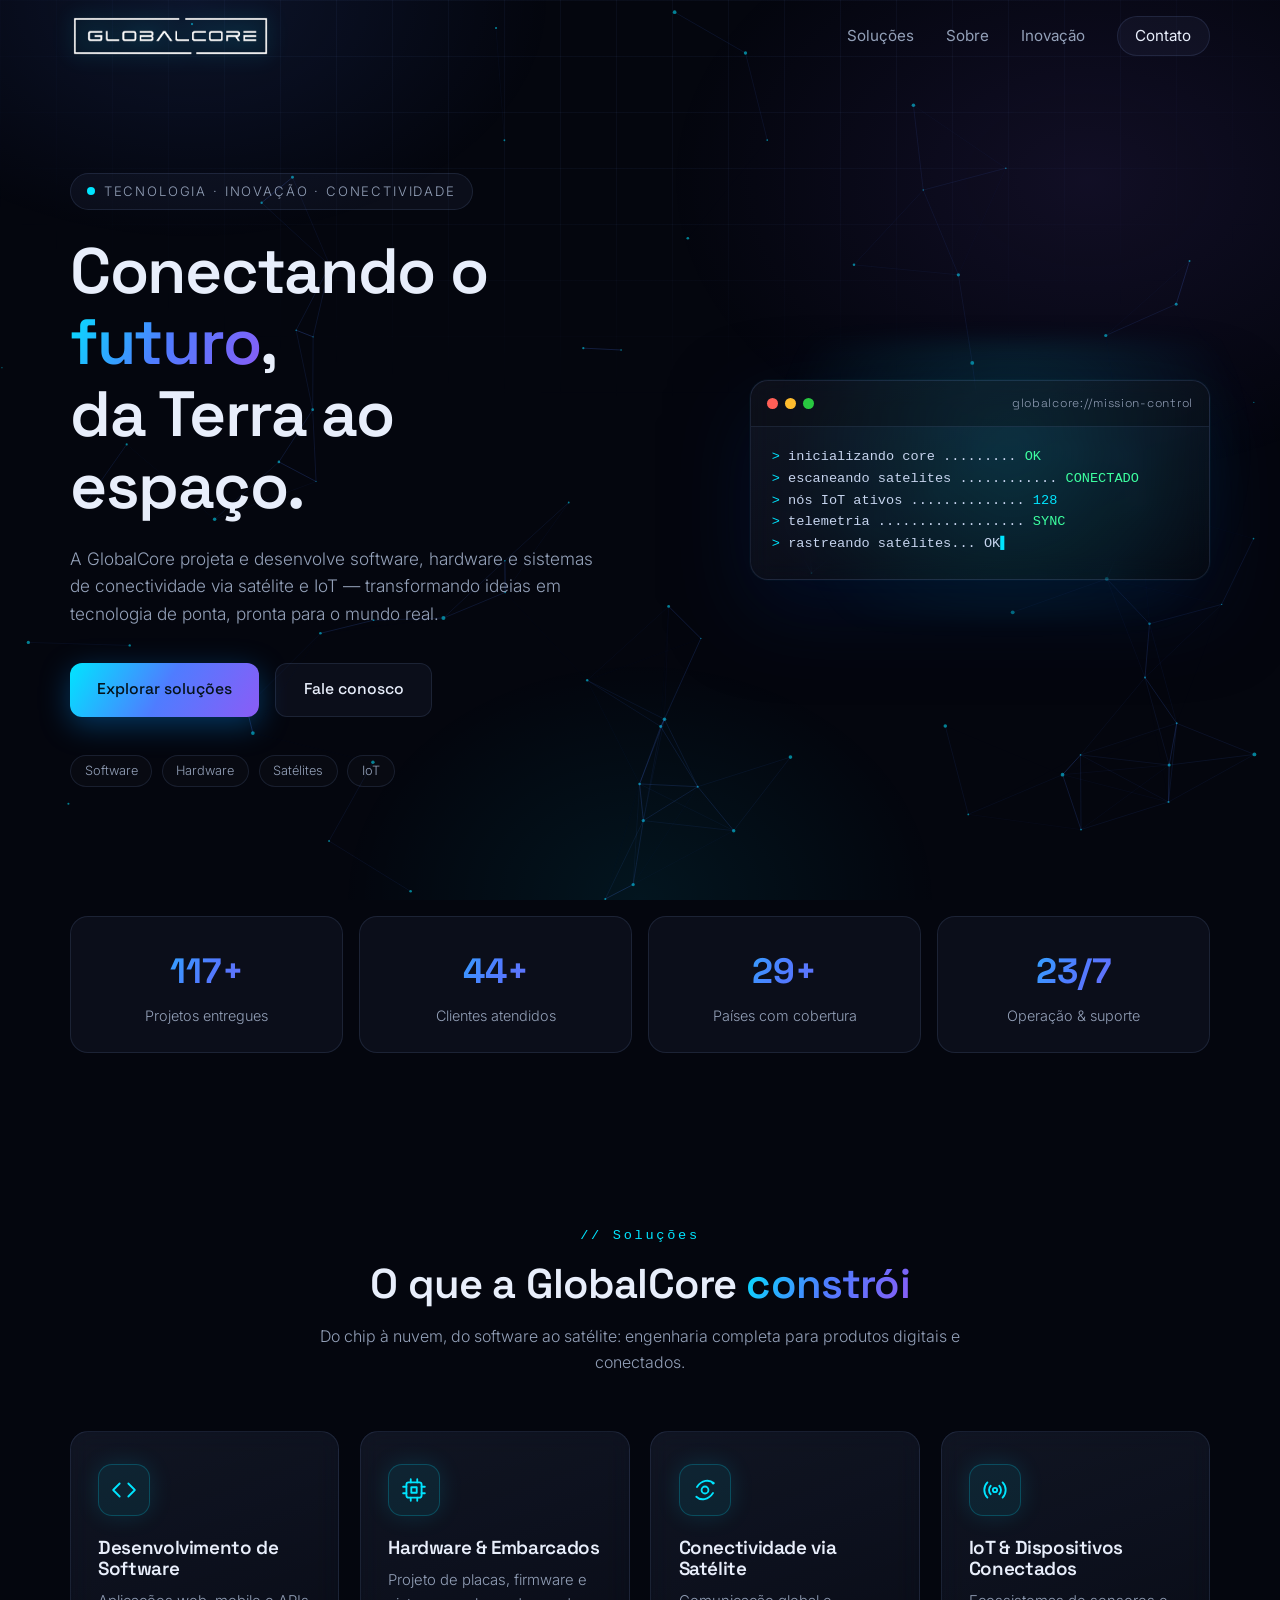
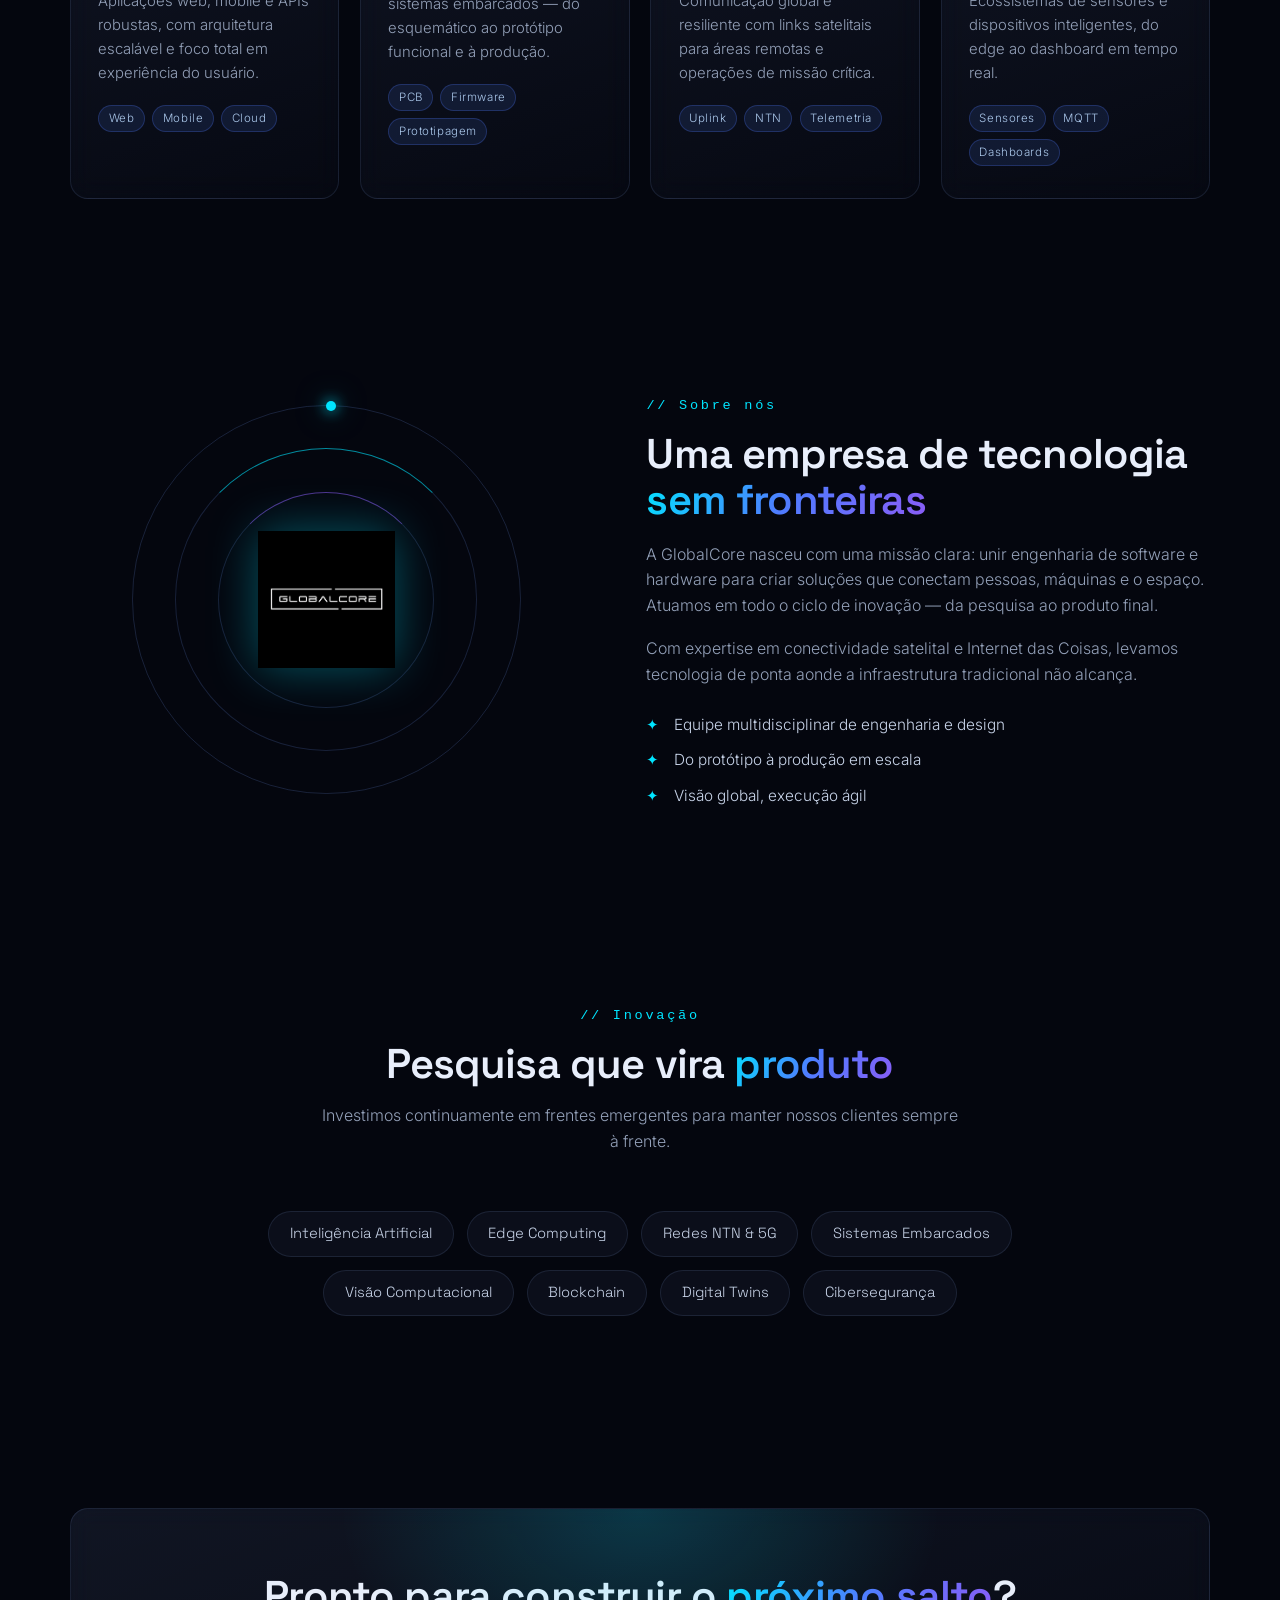
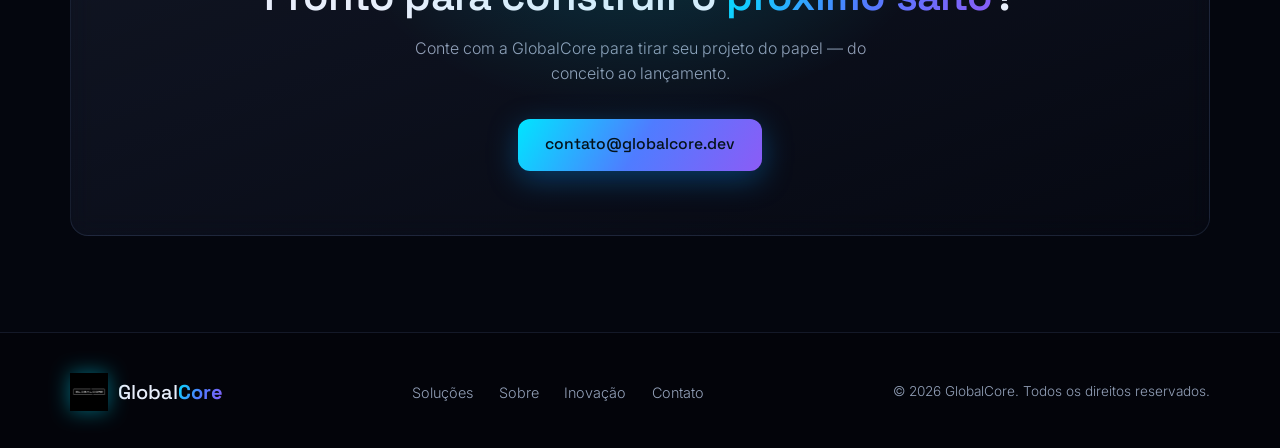
<file: index.html>
<!DOCTYPE html>
<html lang="pt-BR">
<head>
  <meta charset="UTF-8" />
  <meta name="viewport" content="width=device-width, initial-scale=1.0" />
  <title>GlobalCore — Software, Hardware, Satélites & IoT</title>
  <meta name="description" content="GlobalCore: desenvolvimento de software e hardware, inovação, conectividade via satélite e soluções de IoT. Conectando o futuro, da Terra ao espaço." />
  <link rel="icon" type="image/png" href="assets/logo.png" />
  <link rel="preconnect" href="https://fonts.googleapis.com" />
  <link rel="preconnect" href="https://fonts.gstatic.com" crossorigin />
  <link href="https://fonts.googleapis.com/css2?family=Inter:wght@300;400;500;600&family=Space+Grotesk:wght@400;500;600;700&display=swap" rel="stylesheet" />
  <link rel="stylesheet" href="css/style.css" />
</head>
<body>
  <canvas id="bg-canvas" aria-hidden="true"></canvas>
  <div class="grid-overlay" aria-hidden="true"></div>

  <!-- NAVBAR -->
  <header class="nav" id="nav">
    <div class="container nav-inner">
      <a href="#inicio" class="brand">
        <img src="assets/logo-rect.png" alt="GlobalCore" class="brand-logo brand-logo-rect" />
      </a>
      <nav class="nav-links" id="nav-links">
        <a href="#solucoes">Soluções</a>
        <a href="#sobre">Sobre</a>
        <a href="#inovacao">Inovação</a>
        <a href="#contato" class="nav-cta">Contato</a>
      </nav>
      <button class="nav-toggle" id="nav-toggle" aria-label="Abrir menu" aria-expanded="false">
        <span></span><span></span><span></span>
      </button>
    </div>
  </header>

  <main>
    <!-- HERO -->
    <section class="hero" id="inicio">
      <div class="container hero-grid">
        <div class="hero-copy reveal">
          <span class="badge"><span class="pulse-dot"></span> Tecnologia · Inovação · Conectividade</span>
          <h1>Conectando o <span class="grad-text">futuro</span>,<br />da Terra ao espaço.</h1>
          <p class="lead">
            A GlobalCore projeta e desenvolve software, hardware e sistemas de
            conectividade via satélite e IoT — transformando ideias em
            tecnologia de ponta, pronta para o mundo real.
          </p>
          <div class="hero-actions">
            <a href="#solucoes" class="btn btn-primary">Explorar soluções</a>
            <a href="#contato" class="btn btn-ghost">Fale conosco</a>
          </div>
          <ul class="hero-tags">
            <li>Software</li>
            <li>Hardware</li>
            <li>Satélites</li>
            <li>IoT</li>
          </ul>
        </div>

        <div class="hero-visual reveal">
          <div class="console glass">
            <div class="console-bar">
              <span class="dot red"></span><span class="dot yellow"></span><span class="dot green"></span>
              <span class="console-title">globalcore://mission-control</span>
            </div>
            <div class="console-body">
              <p><span class="prompt">&gt;</span> inicializando core ......... <span class="ok">OK</span></p>
              <p><span class="prompt">&gt;</span> escaneando satelites ............ <span class="ok">CONECTADO</span></p>
              <p><span class="prompt">&gt;</span> nós IoT ativos .............. <span class="num">128</span></p>
              <p><span class="prompt">&gt;</span> telemetria .................. <span class="ok">SYNC</span></p>
              <p class="typed-line"><span class="prompt">&gt;</span> <span id="typed"></span><span class="cursor">▌</span></p>
            </div>
          </div>
        </div>
      </div>
    </section>

    <!-- STATS — AJUSTE: substitua pelos números reais da GlobalCore -->
    <section class="stats">
      <div class="container stats-grid">
        <div class="stat reveal">
          <div class="stat-value"><span class="stat-num" data-target="120">0</span>+</div>
          <p>Projetos entregues</p>
        </div>
        <div class="stat reveal">
          <div class="stat-value"><span class="stat-num" data-target="45">0</span>+</div>
          <p>Clientes atendidos</p>
        </div>
        <div class="stat reveal">
          <div class="stat-value"><span class="stat-num" data-target="30">0</span>+</div>
          <p>Países com cobertura</p>
        </div>
        <div class="stat reveal">
          <div class="stat-value"><span class="stat-num" data-target="24">0</span>/7</div>
          <p>Operação &amp; suporte</p>
        </div>
      </div>
    </section>

    <!-- SOLUÇÕES -->
    <section class="section" id="solucoes">
      <div class="container">
        <div class="section-head reveal">
          <span class="kicker">// Soluções</span>
          <h2>O que a GlobalCore <span class="grad-text">constrói</span></h2>
          <p>Do chip à nuvem, do software ao satélite: engenharia completa para produtos digitais e conectados.</p>
        </div>
        <div class="cards">
          <article class="card glass reveal">
            <div class="card-icon">
              <svg width="26" height="26" viewBox="0 0 24 24" fill="none" stroke="currentColor" stroke-width="1.7" stroke-linecap="round" stroke-linejoin="round"><polyline points="16 18 22 12 16 6"/><polyline points="8 6 2 12 8 18"/></svg>
            </div>
            <h3>Desenvolvimento de Software</h3>
            <p>Aplicações web, mobile e APIs robustas, com arquitetura escalável e foco total em experiência do usuário.</p>
            <ul class="card-tags"><li>Web</li><li>Mobile</li><li>Cloud</li></ul>
          </article>

          <article class="card glass reveal">
            <div class="card-icon">
              <svg width="26" height="26" viewBox="0 0 24 24" fill="none" stroke="currentColor" stroke-width="1.7" stroke-linecap="round" stroke-linejoin="round"><rect x="5" y="5" width="14" height="14" rx="2"/><rect x="9.5" y="9.5" width="5" height="5"/><path d="M9 2v3M15 2v3M9 19v3M15 19v3M2 9h3M2 15h3M19 9h3M19 15h3"/></svg>
            </div>
            <h3>Hardware &amp; Embarcados</h3>
            <p>Projeto de placas, firmware e sistemas embarcados — do esquemático ao protótipo funcional e à produção.</p>
            <ul class="card-tags"><li>PCB</li><li>Firmware</li><li>Prototipagem</li></ul>
          </article>

          <article class="card glass reveal">
            <div class="card-icon">
              <svg width="26" height="26" viewBox="0 0 24 24" fill="none" stroke="currentColor" stroke-width="1.7" stroke-linecap="round" stroke-linejoin="round"><circle cx="12" cy="12" r="3.2"/><path d="M4.6 9.2c4.2-6.4 11.4-7.3 15.4-3.4"/><path d="M19.4 14.8c-4.2 6.4-11.4 7.3-15.4 3.4"/><circle cx="19.4" cy="5.6" r="1.3" fill="currentColor" stroke="none"/></svg>
            </div>
            <h3>Conectividade via Satélite</h3>
            <p>Comunicação global e resiliente com links satelitais para áreas remotas e operações de missão crítica.</p>
            <ul class="card-tags"><li>Uplink</li><li>NTN</li><li>Telemetria</li></ul>
          </article>

          <article class="card glass reveal">
            <div class="card-icon">
              <svg width="26" height="26" viewBox="0 0 24 24" fill="none" stroke="currentColor" stroke-width="1.7" stroke-linecap="round" stroke-linejoin="round"><circle cx="12" cy="12" r="2"/><path d="M8.1 8.1a5.5 5.5 0 0 0 0 7.8M15.9 8.1a5.5 5.5 0 0 1 0 7.8M5 5a10 10 0 0 0 0 14M19 5a10 10 0 0 1 0 14"/></svg>
            </div>
            <h3>IoT &amp; Dispositivos Conectados</h3>
            <p>Ecossistemas de sensores e dispositivos inteligentes, do edge ao dashboard em tempo real.</p>
            <ul class="card-tags"><li>Sensores</li><li>MQTT</li><li>Dashboards</li></ul>
          </article>
        </div>
      </div>
    </section>

    <!-- SOBRE -->
    <section class="section" id="sobre">
      <div class="container split">
        <div class="split-visual reveal">
          <div class="orbit" aria-hidden="true">
            <div class="orbit-ring ring-1"></div>
            <div class="orbit-ring ring-2"></div>
            <div class="orbit-ring ring-3"><span class="satellite"></span></div>
            <img src="assets/logo.png" alt="" class="orbit-logo" />
          </div>
        </div>
        <div class="split-copy reveal">
          <span class="kicker">// Sobre nós</span>
          <h2>Uma empresa de tecnologia <span class="grad-text">sem fronteiras</span></h2>
          <p>
            A GlobalCore nasceu com uma missão clara: unir engenharia de software e
            hardware para criar soluções que conectam pessoas, máquinas e o espaço.
            Atuamos em todo o ciclo de inovação — da pesquisa ao produto final.
          </p>
          <p>
            Com expertise em conectividade satelital e Internet das Coisas, levamos
            tecnologia de ponta aonde a infraestrutura tradicional não alcança.
          </p>
          <ul class="check-list">
            <li>Equipe multidisciplinar de engenharia e design</li>
            <li>Do protótipo à produção em escala</li>
            <li>Visão global, execução ágil</li>
          </ul>
        </div>
      </div>
    </section>

    <!-- INOVAÇÃO -->
    <section class="section" id="inovacao">
      <div class="container">
        <div class="section-head reveal">
          <span class="kicker">// Inovação</span>
          <h2>Pesquisa que vira <span class="grad-text">produto</span></h2>
          <p>Investimos continuamente em frentes emergentes para manter nossos clientes sempre à frente.</p>
        </div>
        <ul class="chips reveal">
          <li>Inteligência Artificial</li>
          <li>Edge Computing</li>
          <li>Redes NTN &amp; 5G</li>
          <li>Sistemas Embarcados</li>
          <li>Visão Computacional</li>
          <li>Blockchain</li>
          <li>Digital Twins</li>
          <li>Cibersegurança</li>
        </ul>
      </div>
    </section>

    <!-- CONTATO -->
    <section class="section" id="contato">
      <div class="container">
        <div class="cta glass reveal">
          <h2>Pronto para construir o <span class="grad-text">próximo salto</span>?</h2>
          <p>Conte com a GlobalCore para tirar seu projeto do papel — do conceito ao lançamento.</p>
          <!-- AJUSTE: troque pelo e-mail real da empresa -->
          <a class="btn btn-primary" href="mailto:contato@globalcore.dev">contato@globalcore.dev</a>
        </div>
      </div>
    </section>
  </main>

  <!-- FOOTER -->
  <footer class="footer">
    <div class="container footer-inner">
      <a href="#inicio" class="brand">
        <img src="assets/logo.png" alt="Logo GlobalCore" class="brand-logo" />
        <span class="brand-name">Global<b>Core</b></span>
      </a>
      <nav class="footer-links">
        <a href="#solucoes">Soluções</a>
        <a href="#sobre">Sobre</a>
        <a href="#inovacao">Inovação</a>
        <a href="#contato">Contato</a>
      </nav>
      <p class="copy">© <span id="year"></span> GlobalCore. Todos os direitos reservados.</p>
    </div>
  </footer>

  <script src="js/main.js"></script>
</body>
</html>
</file>
<file: css/style.css>
/* ============================================================
   GlobalCore — tema futurista
   ============================================================ */
:root {
  --bg: #04060e;
  --surface: rgba(148, 178, 255, 0.05);
  --border: rgba(148, 178, 255, 0.12);
  --text: #e8eefb;
  --muted: #93a0b8;
  --cyan: #00e5ff;
  --blue: #4f7cff;
  --violet: #8b5cf6;
  --grad: linear-gradient(120deg, var(--cyan), var(--blue) 50%, var(--violet));
  --radius: 18px;
  --font-head: "Space Grotesk", sans-serif;
  --font-body: "Inter", sans-serif;
  --font-mono: ui-monospace, "SF Mono", "Cascadia Code", Consolas, monospace;
}

* { margin: 0; padding: 0; box-sizing: border-box; }

html { scroll-behavior: smooth; }

body {
  background: var(--bg);
  color: var(--text);
  font-family: var(--font-body);
  font-weight: 300;
  line-height: 1.6;
  overflow-x: hidden;
}

/* brilhos de fundo */
body::before {
  content: "";
  position: fixed;
  inset: 0;
  z-index: -1;
  pointer-events: none;
  background:
    radial-gradient(600px 400px at 15% 0%, rgba(79, 124, 255, 0.12), transparent 60%),
    radial-gradient(700px 500px at 85% 20%, rgba(139, 92, 246, 0.10), transparent 60%),
    radial-gradient(500px 400px at 50% 100%, rgba(0, 229, 255, 0.07), transparent 60%);
}

::selection { background: rgba(0, 229, 255, 0.25); }

::-webkit-scrollbar { width: 10px; }
::-webkit-scrollbar-track { background: var(--bg); }
::-webkit-scrollbar-thumb { background: #1b2740; border-radius: 8px; }

#bg-canvas { position: fixed; inset: 0; z-index: -2; }

.grid-overlay {
  position: fixed;
  inset: 0;
  z-index: -1;
  pointer-events: none;
  background-image:
    linear-gradient(rgba(120, 160, 255, 0.05) 1px, transparent 1px),
    linear-gradient(90deg, rgba(120, 160, 255, 0.05) 1px, transparent 1px);
  background-size: 56px 56px;
  -webkit-mask-image: radial-gradient(ellipse 80% 60% at 50% 0%, #000 30%, transparent 75%);
  mask-image: radial-gradient(ellipse 80% 60% at 50% 0%, #000 30%, transparent 75%);
}

.container { width: min(1140px, 92%); margin: 0 auto; }

h1, h2, h3 {
  font-family: var(--font-head);
  font-weight: 600;
  line-height: 1.12;
  letter-spacing: -0.02em;
}
h1 { font-size: clamp(2.4rem, 5.4vw, 4rem); }
h2 { font-size: clamp(1.8rem, 3.6vw, 2.6rem); }

.grad-text {
  background: var(--grad);
  -webkit-background-clip: text;
  background-clip: text;
  color: transparent;
}

section { scroll-margin-top: 90px; }

.glass {
  background: linear-gradient(160deg, rgba(148, 178, 255, 0.09), rgba(148, 178, 255, 0.02));
  border: 1px solid var(--border);
  backdrop-filter: blur(12px);
  border-radius: var(--radius);
}

/* ============ NAVBAR ============ */
.nav {
  position: fixed;
  top: 0; left: 0; right: 0;
  z-index: 50;
  transition: 0.35s;
}
.nav.scrolled {
  background: rgba(4, 6, 14, 0.72);
  backdrop-filter: blur(14px);
  border-bottom: 1px solid var(--border);
}
.nav-inner {
  display: flex;
  align-items: center;
  justify-content: space-between;
  height: 72px;
}
.brand {
  display: flex;
  align-items: center;
  gap: 0.6rem;
  text-decoration: none;
  color: var(--text);
}
.brand-logo {
  width: 38px;
  height: 38px;
  object-fit: contain;
  filter: drop-shadow(0 0 10px rgba(0, 229, 255, 0.45));
}
.brand-logo-rect {
  width: auto;
  height: 44px;
}
.brand-name {
  font-family: var(--font-head);
  font-size: 1.25rem;
  font-weight: 500;
}
.brand-name b {
  font-weight: 700;
  background: var(--grad);
  -webkit-background-clip: text;
  background-clip: text;
  color: transparent;
}
.nav-links { display: flex; align-items: center; gap: 2rem; }
.nav-links a {
  position: relative;
  color: var(--muted);
  text-decoration: none;
  font-size: 0.95rem;
  font-weight: 400;
  transition: color 0.25s;
}
.nav-links a:hover { color: var(--text); }
.nav-links a:not(.nav-cta)::after {
  content: "";
  position: absolute;
  left: 0; bottom: -6px;
  width: 0; height: 2px;
  background: var(--grad);
  transition: width 0.3s;
}
.nav-links a:not(.nav-cta):hover::after { width: 100%; }
.nav-cta {
  border: 1px solid var(--border);
  padding: 0.45rem 1.1rem;
  border-radius: 999px;
  color: var(--text) !important;
  background: var(--surface);
  transition: 0.3s;
}
.nav-cta:hover {
  border-color: rgba(0, 229, 255, 0.5);
  box-shadow: 0 0 18px rgba(0, 229, 255, 0.18);
}

.nav-toggle {
  display: none;
  flex-direction: column;
  gap: 5px;
  background: none;
  border: none;
  cursor: pointer;
  padding: 0.4rem;
}
.nav-toggle span {
  width: 24px; height: 2px;
  background: var(--text);
  border-radius: 2px;
  transition: 0.3s;
}
.nav-toggle.open span:nth-child(1) { transform: translateY(7px) rotate(45deg); }
.nav-toggle.open span:nth-child(2) { opacity: 0; }
.nav-toggle.open span:nth-child(3) { transform: translateY(-7px) rotate(-45deg); }

/* ============ HERO ============ */
.hero {
  min-height: 100vh;
  display: flex;
  align-items: center;
  padding: 130px 0 70px;
}
.hero-grid {
  display: grid;
  grid-template-columns: 1.05fr 0.95fr;
  gap: 3.5rem;
  align-items: center;
}
.badge {
  display: inline-flex;
  align-items: center;
  gap: 0.55rem;
  font-size: 0.82rem;
  letter-spacing: 0.14em;
  text-transform: uppercase;
  color: var(--muted);
  border: 1px solid var(--border);
  background: var(--surface);
  padding: 0.45rem 1rem;
  border-radius: 999px;
  margin-bottom: 1.6rem;
}
.pulse-dot {
  width: 8px; height: 8px;
  border-radius: 50%;
  background: var(--cyan);
  box-shadow: 0 0 0 0 rgba(0, 229, 255, 0.6);
  animation: pulse 2.2s infinite;
}
@keyframes pulse {
  70% { box-shadow: 0 0 0 10px rgba(0, 229, 255, 0); }
  100% { box-shadow: 0 0 0 0 rgba(0, 229, 255, 0); }
}
.lead {
  color: var(--muted);
  font-size: 1.08rem;
  max-width: 34rem;
  margin: 1.4rem 0 2.2rem;
}
.hero-actions { display: flex; gap: 1rem; flex-wrap: wrap; }

.btn {
  display: inline-flex;
  align-items: center;
  justify-content: center;
  gap: 0.5rem;
  font-family: var(--font-head);
  font-weight: 500;
  font-size: 0.98rem;
  padding: 0.85rem 1.7rem;
  border-radius: 12px;
  text-decoration: none;
  transition: 0.3s;
  cursor: pointer;
}
.btn-primary {
  color: #04121a;
  background: var(--grad);
  box-shadow: 0 8px 30px rgba(0, 150, 255, 0.35);
}
.btn-primary:hover {
  transform: translateY(-2px);
  box-shadow: 0 12px 40px rgba(0, 180, 255, 0.45);
}
.btn-ghost {
  color: var(--text);
  border: 1px solid var(--border);
  background: var(--surface);
}
.btn-ghost:hover {
  border-color: rgba(0, 229, 255, 0.5);
  transform: translateY(-2px);
}

.hero-tags {
  list-style: none;
  display: flex;
  gap: 0.6rem;
  flex-wrap: wrap;
  margin-top: 2.4rem;
}
.hero-tags li {
  font-size: 0.8rem;
  color: var(--muted);
  border: 1px solid var(--border);
  border-radius: 999px;
  padding: 0.3rem 0.85rem;
  background: rgba(255, 255, 255, 0.02);
}

.hero-visual { position: relative; }
.hero-visual::before {
  content: "";
  position: absolute;
  inset: -40px;
  background: radial-gradient(circle at 60% 40%, rgba(0, 229, 255, 0.16), transparent 60%);
  filter: blur(10px);
  z-index: -1;
}

/* console estilo terminal */
.console {
  max-width: 460px;
  margin-left: auto;
  overflow: hidden;
  box-shadow: 0 30px 80px rgba(0, 20, 60, 0.5), 0 0 0 1px rgba(0, 229, 255, 0.04);
  animation: float 7s ease-in-out infinite;
}
@keyframes float { 50% { transform: translateY(-14px); } }
.console-bar {
  display: flex;
  align-items: center;
  gap: 0.45rem;
  padding: 0.8rem 1rem;
  border-bottom: 1px solid var(--border);
  background: rgba(0, 0, 0, 0.25);
}
.dot { width: 11px; height: 11px; border-radius: 50%; }
.red { background: #ff5f57; }
.yellow { background: #febc2e; }
.green { background: #28c840; }
.console-title {
  margin-left: auto;
  font-family: var(--font-head);
  font-size: 0.75rem;
  letter-spacing: 0.06em;
  color: var(--muted);
}
.console-body {
  padding: 1.2rem 1.3rem 1.5rem;
  font-family: var(--font-mono);
}
.console-body p { font-size: 0.85rem; color: #c6d4ee; white-space: nowrap; }
.prompt { color: var(--cyan); }
.ok { color: #3dffa0; }
.num { color: var(--cyan); }
.typed-line { min-height: 1.4em; }
.cursor { color: var(--cyan); animation: blink 1s steps(1) infinite; }
@keyframes blink { 50% { opacity: 0; } }

/* ============ STATS ============ */
.stats { padding: 1rem 0 4.5rem; }
.stats-grid {
  display: grid;
  grid-template-columns: repeat(4, 1fr);
  gap: 1rem;
}
.stat {
  text-align: center;
  padding: 1.6rem 1rem;
  border: 1px solid var(--border);
  border-radius: var(--radius);
  background: var(--surface);
  transition: 0.35s;
}
.stat:hover {
  transform: translateY(-4px);
  border-color: rgba(0, 229, 255, 0.35);
  box-shadow: 0 14px 34px rgba(0, 40, 90, 0.35);
}
.stat-value {
  font-family: var(--font-head);
  font-size: 2.2rem;
  font-weight: 700;
  background: var(--grad);
  -webkit-background-clip: text;
  background-clip: text;
  color: transparent;
}
.stat p { color: var(--muted); font-size: 0.9rem; margin-top: 0.3rem; }

/* ============ SEÇÕES ============ */
.section { padding: 6rem 0; }
.section-head {
  text-align: center;
  max-width: 640px;
  margin: 0 auto 3.5rem;
}
.kicker {
  display: inline-block;
  font-family: var(--font-mono);
  color: var(--cyan);
  font-size: 0.85rem;
  letter-spacing: 0.2em;
  margin-bottom: 0.9rem;
}
.section-head p { color: var(--muted); margin-top: 1rem; }

/* ============ CARDS ============ */
.cards {
  display: grid;
  grid-template-columns: repeat(auto-fit, minmax(240px, 1fr));
  gap: 1.3rem;
}
.card {
  position: relative;
  padding: 2rem 1.7rem;
  transition: 0.4s;
}
.card::before {
  content: "";
  position: absolute;
  inset: 0;
  border-radius: inherit;
  padding: 1px;
  background: linear-gradient(160deg, rgba(0, 229, 255, 0.55), transparent 35%, transparent 65%, rgba(139, 92, 246, 0.5));
  -webkit-mask: linear-gradient(#fff 0 0) content-box, linear-gradient(#fff 0 0);
  -webkit-mask-composite: xor;
  mask: linear-gradient(#fff 0 0) content-box, linear-gradient(#fff 0 0);
  mask-composite: exclude;
  opacity: 0;
  transition: 0.4s;
  pointer-events: none;
}
.card:hover::before { opacity: 1; }
.card:hover {
  transform: translateY(-6px);
  box-shadow: 0 24px 60px rgba(0, 30, 80, 0.45);
}
.card-icon {
  width: 52px; height: 52px;
  border-radius: 14px;
  display: grid;
  place-items: center;
  background: rgba(0, 229, 255, 0.08);
  border: 1px solid rgba(0, 229, 255, 0.22);
  color: var(--cyan);
  margin-bottom: 1.3rem;
  box-shadow: 0 0 24px rgba(0, 229, 255, 0.12);
}
.card h3 { font-size: 1.18rem; margin-bottom: 0.7rem; }
.card p { color: var(--muted); font-size: 0.93rem; }
.card-tags {
  list-style: none;
  display: flex;
  gap: 0.45rem;
  flex-wrap: wrap;
  margin-top: 1.2rem;
}
.card-tags li {
  font-size: 0.72rem;
  letter-spacing: 0.05em;
  color: #a9c6e8;
  background: rgba(79, 124, 255, 0.12);
  border: 1px solid rgba(79, 124, 255, 0.25);
  padding: 0.2rem 0.6rem;
  border-radius: 999px;
}

/* ============ SOBRE / ÓRBITA ============ */
.split {
  display: grid;
  grid-template-columns: 1fr 1.1fr;
  gap: 4rem;
  align-items: center;
}
.split-visual { display: grid; place-items: center; }
.orbit {
  position: relative;
  width: min(360px, 80vw);
  aspect-ratio: 1;
  display: grid;
  place-items: center;
}
.orbit-logo {
  width: 38%;
  filter: drop-shadow(0 0 24px rgba(0, 229, 255, 0.35));
}
.orbit-ring {
  position: absolute;
  border: 1px solid rgba(120, 160, 255, 0.18);
  border-radius: 50%;
}
.ring-1 { inset: 8%; border-top-color: rgba(0, 229, 255, 0.6); animation: spin 24s linear infinite; }
.ring-2 { inset: 20%; border-top-color: rgba(139, 92, 246, 0.55); animation: spin 16s linear infinite reverse; }
.ring-3 { inset: -4%; animation: spin 40s linear infinite; }
.satellite {
  position: absolute;
  top: -5px; left: 50%;
  width: 10px; height: 10px;
  border-radius: 50%;
  background: var(--cyan);
  box-shadow: 0 0 14px var(--cyan), 0 0 30px rgba(0, 229, 255, 0.5);
}
@keyframes spin { to { transform: rotate(360deg); } }

.split-copy p { color: var(--muted); margin-top: 1.1rem; }
.check-list {
  list-style: none;
  margin-top: 1.6rem;
  display: grid;
  gap: 0.7rem;
}
.check-list li {
  position: relative;
  padding-left: 1.7rem;
  color: #c9d5ea;
  font-size: 0.96rem;
}
.check-list li::before {
  content: "✦";
  position: absolute;
  left: 0;
  color: var(--cyan);
}

/* ============ CHIPS (INOVAÇÃO) ============ */
.chips {
  list-style: none;
  display: flex;
  flex-wrap: wrap;
  justify-content: center;
  gap: 0.8rem;
  max-width: 820px;
  margin: 0 auto;
}
.chips li {
  font-family: var(--font-head);
  font-size: 0.92rem;
  padding: 0.65rem 1.3rem;
  border-radius: 999px;
  border: 1px solid var(--border);
  background: var(--surface);
  color: #c9d5ea;
  transition: 0.3s;
}
.chips li:hover {
  border-color: rgba(0, 229, 255, 0.5);
  color: var(--text);
  box-shadow: 0 0 22px rgba(0, 229, 255, 0.15);
  transform: translateY(-3px);
}

/* ============ CTA / CONTATO ============ */
.cta {
  position: relative;
  text-align: center;
  padding: 4rem 2rem;
  overflow: hidden;
}
.cta::before {
  content: "";
  position: absolute;
  top: -60%;
  left: 50%;
  transform: translateX(-50%);
  width: 600px; height: 400px;
  background: radial-gradient(closest-side, rgba(0, 229, 255, 0.18), transparent);
  pointer-events: none;
}
.cta p { color: var(--muted); margin: 1rem auto 2rem; max-width: 480px; }

/* ============ FOOTER ============ */
.footer {
  border-top: 1px solid var(--border);
  padding: 2.5rem 0;
  background: rgba(0, 0, 0, 0.25);
}
.footer-inner {
  display: flex;
  align-items: center;
  justify-content: space-between;
  gap: 1.5rem;
  flex-wrap: wrap;
}
.footer-links { display: flex; gap: 1.6rem; }
.footer-links a {
  color: var(--muted);
  text-decoration: none;
  font-size: 0.9rem;
  transition: 0.25s;
}
.footer-links a:hover { color: var(--text); }
.copy { color: var(--muted); font-size: 0.85rem; }

/* ============ ANIMAÇÃO DE REVEAL ============ */
.reveal {
  opacity: 0;
  transform: translateY(26px);
  transition: opacity 0.8s ease, transform 0.8s ease;
}
.reveal.visible { opacity: 1; transform: none; }

/* ============ RESPONSIVO ============ */
@media (max-width: 900px) {
  .hero-grid, .split { grid-template-columns: 1fr; }
  .console { margin: 0 auto; }
  .stats-grid { grid-template-columns: repeat(2, 1fr); }
  .nav-toggle { display: flex; }
  .nav-links {
    position: fixed;
    top: 72px; right: 0;
    flex-direction: column;
    align-items: flex-start;
    gap: 1.3rem;
    background: rgba(4, 6, 14, 0.96);
    backdrop-filter: blur(16px);
    border: 1px solid var(--border);
    border-right: none;
    border-radius: 0 0 0 16px;
    padding: 1.6rem 2.2rem;
    transform: translateX(110%);
    transition: 0.35s;
  }
  .nav-links.open { transform: none; }
}

@media (max-width: 640px) {
  .hero { padding-top: 110px; }
  .brand-logo-rect { height: 34px; }
  .console-body p { font-size: 0.72rem; }
  .footer-inner { flex-direction: column; text-align: center; }
}

@media (prefers-reduced-motion: reduce) {
  *, *::before, *::after {
    animation-duration: 0.01ms !important;
    transition-duration: 0.01ms !important;
  }
  html { scroll-behavior: auto; }
}
</file>
